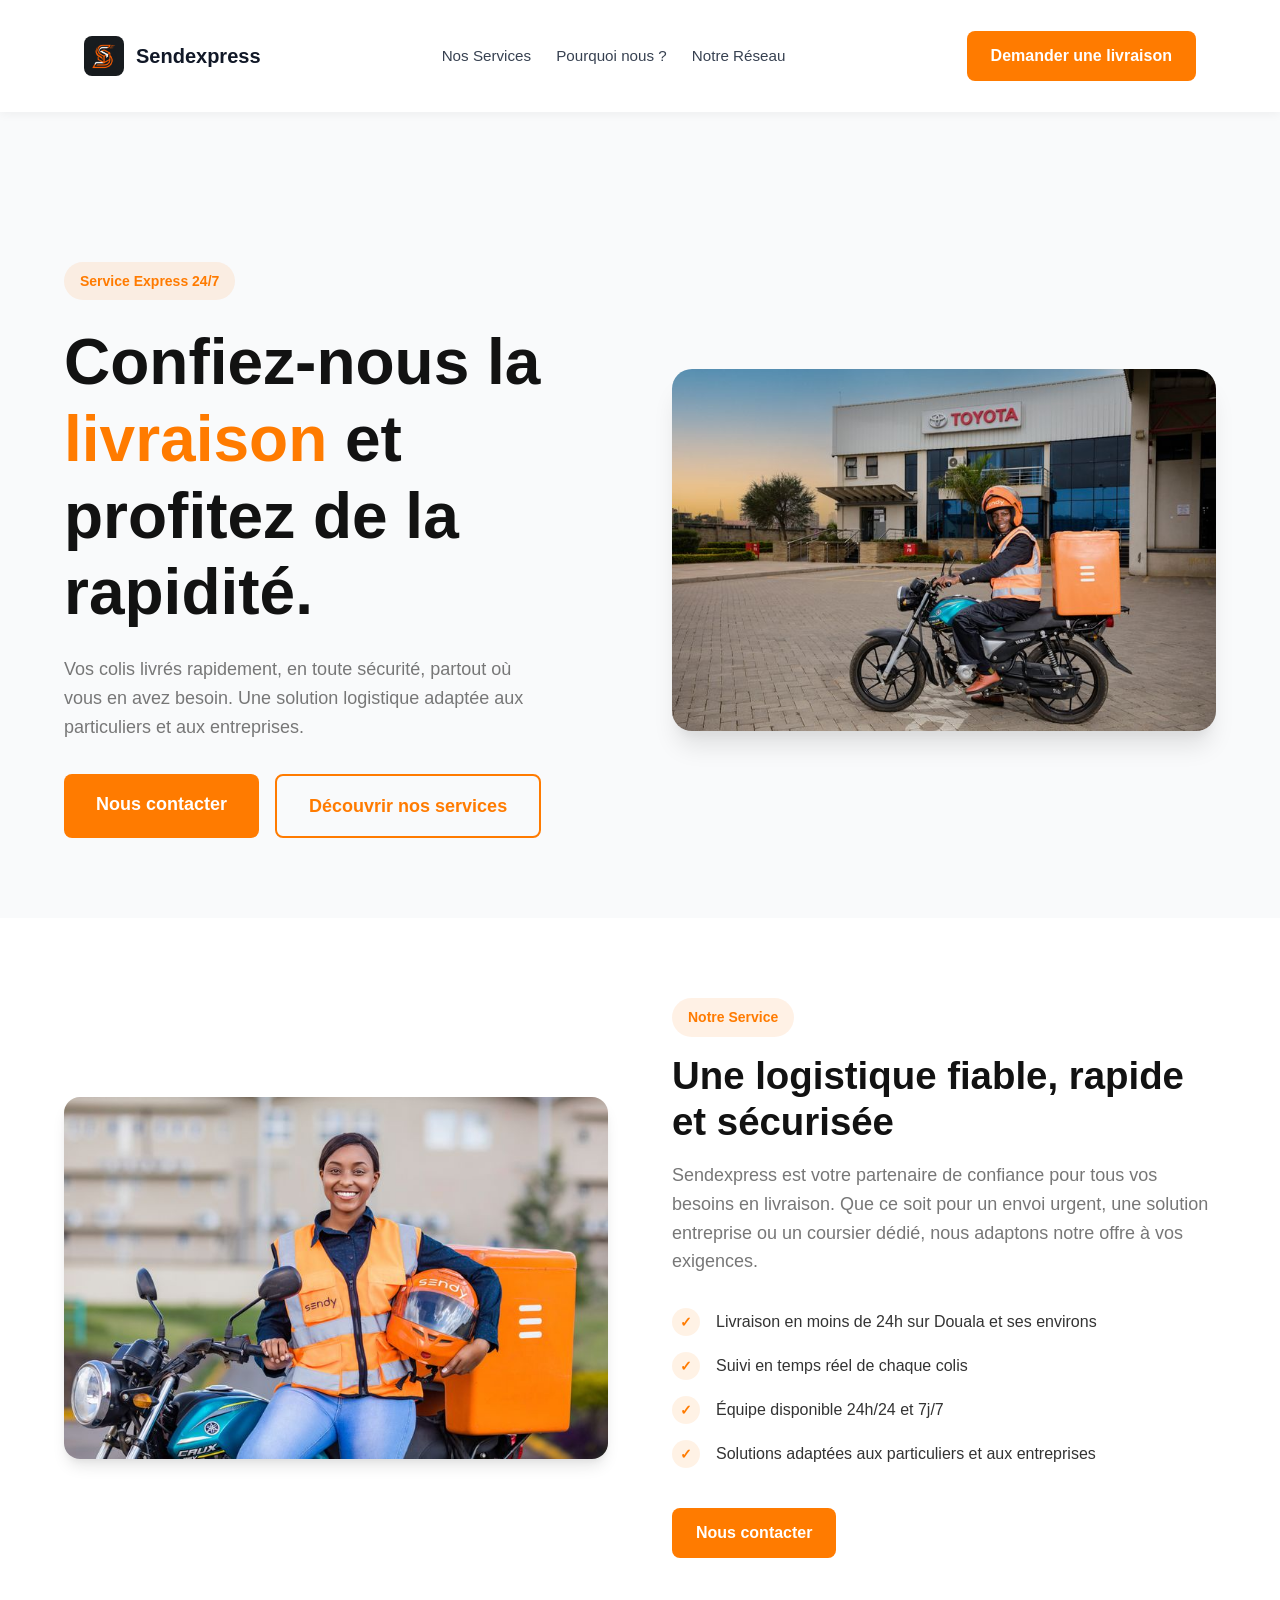
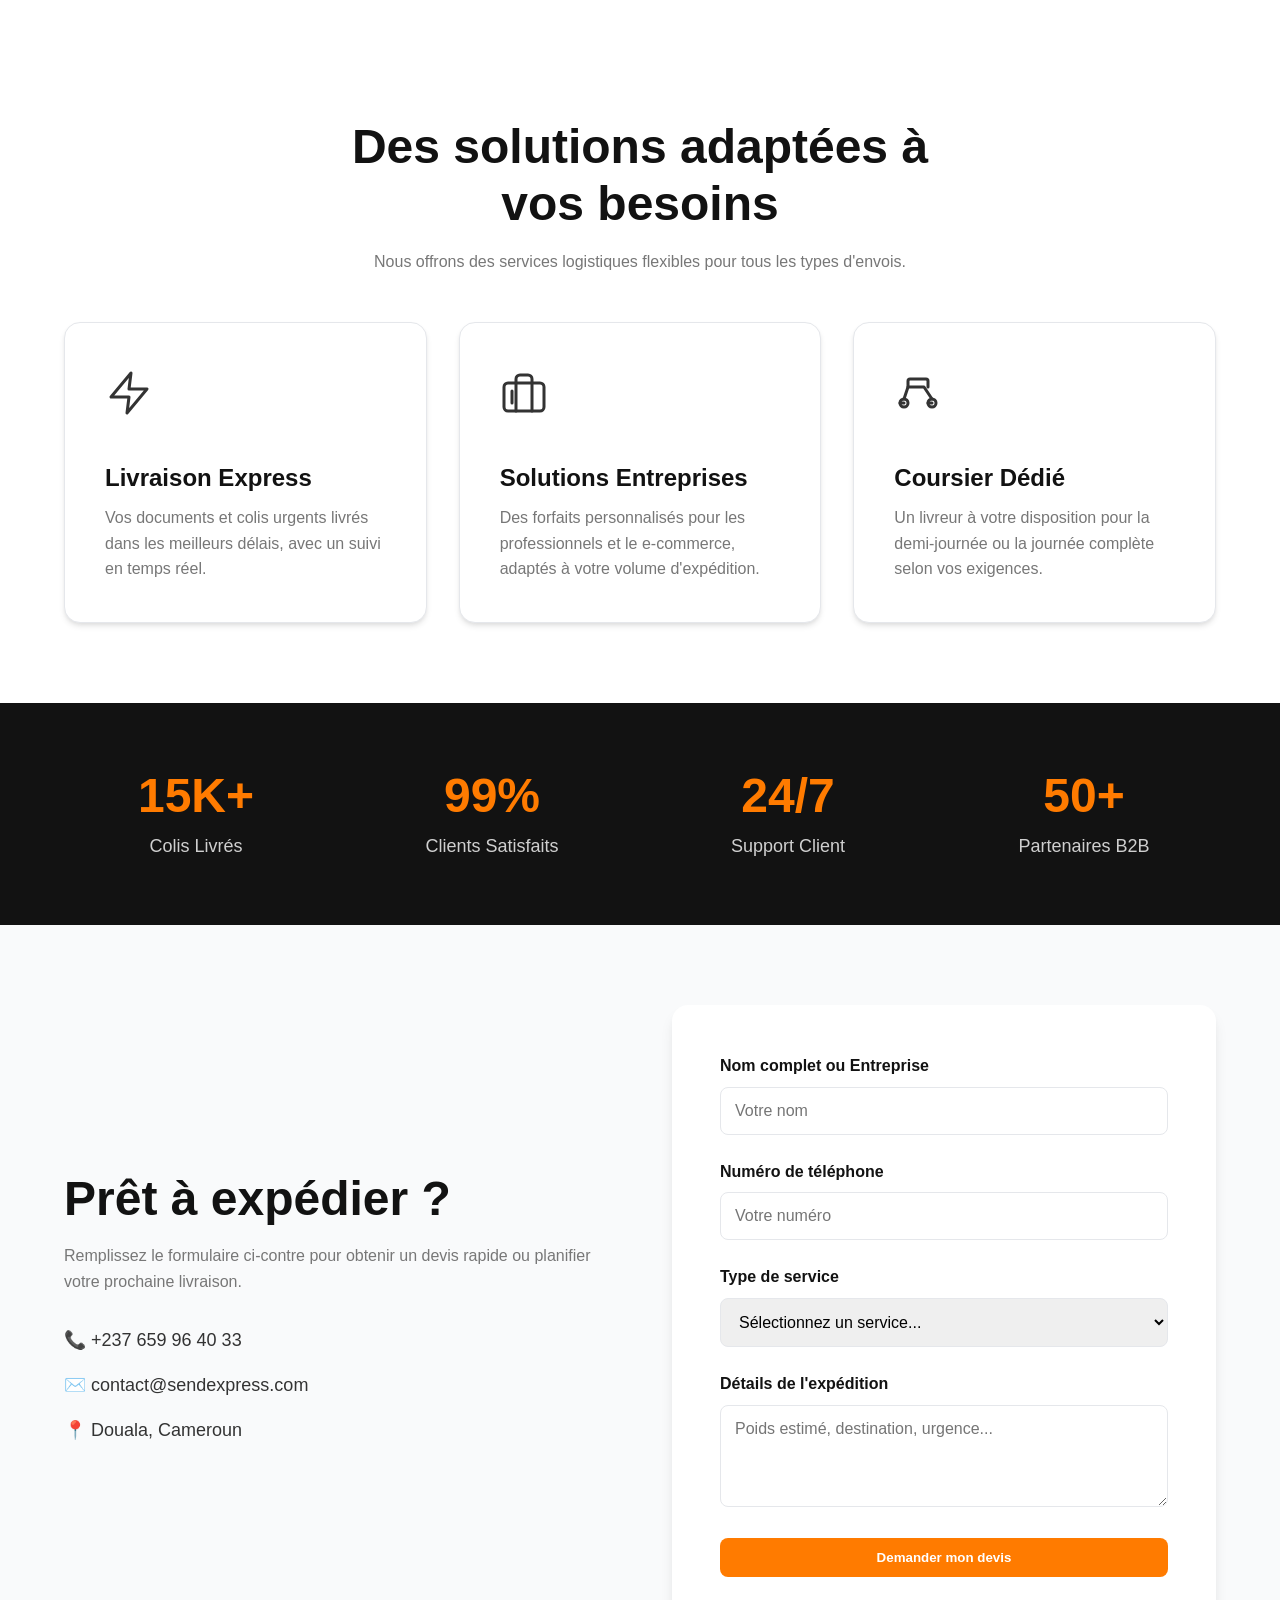
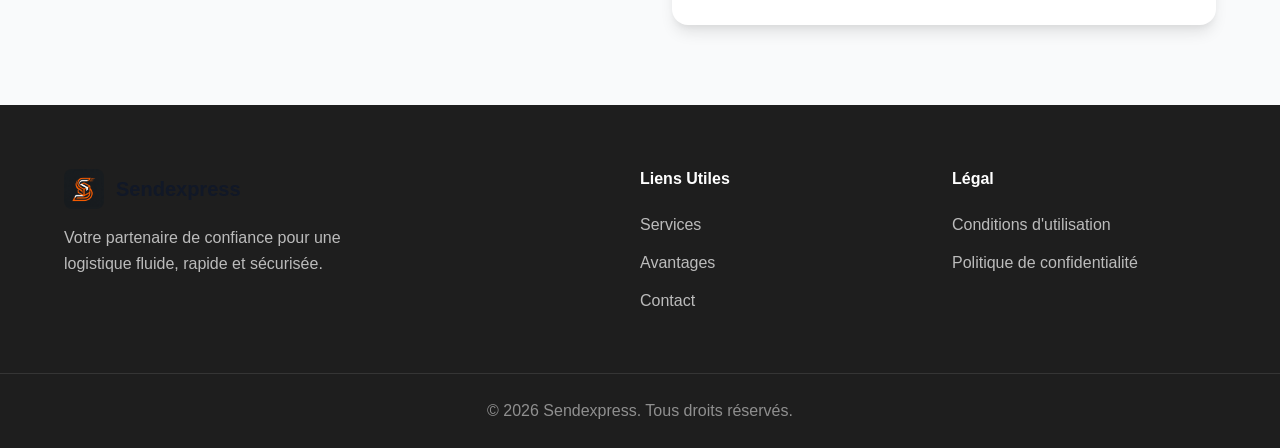
<file: index.html>
﻿<!DOCTYPE html>
<html lang="fr">
<!-- Navbar -->
<header class="navbar" id="navbar">
    <div class="container nav-container">
        <a href="#" class="logo">
            <img src="assets/images/logo.jpg" alt="Sendexpress Logo" class="logo-img">
            <span>Sendexpress</span>
        </a>
        <nav class="nav-links">
            <a href="#services">Nos Services</a>
            <a href="#presentation">Pourquoi nous ?</a>
            <a href="#contact">Notre Réseau</a>
        </nav>
        <a href="#contact" class="btn btn-primary nav-cta">Demander une livraison</a>
        <button class="mobile-menu-btn" aria-label="Ouvrir le menu">
            <span></span>
            <span></span>
            <span></span>
        </button>
    </div>
</header>

<!-- Hero Section -->
<section class="hero" id="accueil">
    <div class="container hero-container">
        <div class="hero-content">
            <span class="badge">Service Express 24/7</span>
            <h1>Confiez-nous la <span>livraison</span> et profitez de la rapidité.</h1>
            <p>Vos colis livrés rapidement, en toute sécurité, partout où vous en avez besoin. Une solution
                logistique adaptée aux particuliers et aux entreprises.</p>
            <div class="hero-actions">
                <a href="#contact" class="btn btn-primary btn-large">Nous contacter</a>
                <a href="#services" class="btn btn-secondary btn-large">Découvrir nos services</a>
            </div>
        </div>
        <div class="hero-image-wrapper">
            <div class="hero-image-bg"></div>
            <img src="assets/images/image hero.jpg" alt="Livreur rapide" class="hero-img">
        </div>
    </div>
</section>

<!-- Service Presentation Section -->
<section class="service-presentation section-padding" id="presentation">
    <div class="container">
        <div class="service-presentation-grid">
            <div class="service-presentation-image">
                <img src="assets/images/image-landing-page.jpg" alt="Présentation du service">
            </div>
            <div class="service-presentation-content">
                <span class="badge">Notre Service</span>
                <h2>Une logistique fiable, rapide et sécurisée</h2>
                <p>Sendexpress est votre partenaire de confiance pour tous vos besoins en livraison. Que ce soit
                    pour un envoi urgent, une solution entreprise ou un coursier dédié, nous adaptons notre offre à
                    vos exigences.</p>
                <ul class="service-presentation-features">
                    <li>
                        <span class="feature-icon">✓</span>
                        <span>Livraison en moins de 24h sur Douala et ses environs</span>
                    </li>
                    <li>
                        <span class="feature-icon">✓</span>
                        <span>Suivi en temps réel de chaque colis</span>
                    </li>
                    <li>
                        <span class="feature-icon">✓</span>
                        <span>Équipe disponible 24h/24 et 7j/7</span>
                    </li>
                    <li>
                        <span class="feature-icon">✓</span>
                        <span>Solutions adaptées aux particuliers et aux entreprises</span>
                    </li>
                </ul>
                <a href="#contact" class="btn btn-primary">Nous contacter</a>
            </div>
        </div>
    </div>
</section>

<!-- Services Section -->
<section class="services section-padding" id="services">
    <div class="container">
        <div class="section-header text-center">
            <h2>Des solutions adaptées à vos besoins</h2>
            <p>Nous offrons des services logistiques flexibles pour tous les types d'envois.</p>
        </div>
        <div class="services-grid">
            <div class="service-card">
                <div class="service-icon">
                    <svg xmlns="http://www.w3.org/2000/svg" width="48" height="48" viewBox="0 0 24 24" fill="none"
                        stroke="currentColor" stroke-width="1.5" stroke-linecap="round" stroke-linejoin="round">
                        <path d="M13 2L3 14h9l-1 8 10-12h-9l1-8z" />
                    </svg>
                </div>
                <h3>Livraison Express</h3>
                <p>Vos documents et colis urgents livrés dans les meilleurs délais, avec un suivi en temps réel.</p>
            </div>
            <div class="service-card">
                <div class="service-icon">
                    <svg xmlns="http://www.w3.org/2000/svg" width="48" height="48" viewBox="0 0 24 24" fill="none"
                        stroke="currentColor" stroke-width="1.5" stroke-linecap="round" stroke-linejoin="round">
                        <rect x="2" y="7" width="20" height="14" rx="2" ry="2" />
                        <path d="M16 21V5a2 2 0 0 0-2-2h-4a2 2 0 0 0-2 2v16" />
                        <line x1="6" y1="11" x2="6" y2="17" />
                    </svg>
                </div>
                <h3>Solutions Entreprises</h3>
                <p>Des forfaits personnalisés pour les professionnels et le e-commerce, adaptés à votre volume
                    d'expédition.</p>
            </div>
            <div class="service-card">
                <div class="service-icon">
                    <svg xmlns="http://www.w3.org/2000/svg" width="48" height="48" viewBox="0 0 24 24" fill="none"
                        stroke="currentColor" stroke-width="1.5" stroke-linecap="round" stroke-linejoin="round">
                        <circle cx="5" cy="17" r="2" />
                        <circle cx="19" cy="17" r="2" />
                        <path d="M3 17h2M17 17h2M5 15l2-6h8l4 6" />
                        <path d="M7 9V6a1 1 0 0 1 1-1h8a1 1 0 0 1 1 1v3" />
                    </svg>
                </div>
                <h3>Coursier Dédié</h3>
                <p>Un livreur à votre disposition pour la demi-journée ou la journée complète selon vos exigences.
                </p>
            </div>
        </div>
    </div>
</section>

<!-- Stats Section -->
<section class="stats" id="stats">
    <div class="container stats-container">
        <div class="stat-item">
            <h3 class="stat-number">15K+</h3>
            <p>Colis Livrés</p>
        </div>
        <div class="stat-item">
            <h3 class="stat-number">99%</h3>
            <p>Clients Satisfaits</p>
        </div>
        <div class="stat-item">
            <h3 class="stat-number">24/7</h3>
            <p>Support Client</p>
        </div>
        <div class="stat-item">
            <h3 class="stat-number">50+</h3>
            <p>Partenaires B2B</p>
        </div>
    </div>
</section>

<!-- Contact Form Section -->
<section class="contact section-padding" id="contact">
    <div class="container contact-container">
        <div class="contact-info">
            <h2>Prêt à expédier ?</h2>
            <p>Remplissez le formulaire ci-contre pour obtenir un devis rapide ou planifier votre prochaine
                livraison.</p>
            <ul class="contact-details">
                <li>📞 +237 659 96 40 33</li>
                <li>✉️ contact@sendexpress.com</li>
                <li>📍 Douala, Cameroun</li>
            </ul>
        </div>
        <div class="contact-form-wrapper">
            <form id="deliveryForm" class="contact-form">
                <div class="form-group">
                    <label for="name">Nom complet ou Entreprise</label>
                    <input type="text" id="name" required placeholder="Votre nom">
                </div>
                <div class="form-group">
                    <label for="phone">Numéro de téléphone</label>
                    <input type="tel" id="phone" required placeholder="Votre numéro">
                </div>
                <div class="form-group">
                    <label for="serviceType">Type de service</label>
                    <select id="serviceType" required>
                        <option value="" disabled selected>Sélectionnez un service...</option>
                        <option value="express">Livraison Express</option>
                        <option value="b2b">Solution B2B / E-commerce</option>
                        <option value="dedicated">Coursier Dédié</option>
                    </select>
                </div>
                <div class="form-group">
                    <label for="message">Détails de l'expédition</label>
                    <textarea id="message" rows="4" placeholder="Poids estimé, destination, urgence..."></textarea>
                </div>
                <button type="submit" class="btn btn-primary btn-block">Demander mon devis</button>
                <p class="form-success-msg" id="successMsg" style="display: none;">Merci ! Nous vous recontacterons
                    très vite.</p>
            </form>
        </div>
    </div>
</section>

<!-- Footer -->
<footer class="footer">
    <div class="container footer-container">
        <div class="footer-brand">
            <a href="#" class="logo footer-logo">
                <img src="assets/images/logo.jpg" alt="Sendexpress Logo">
                <span>Sendexpress</span>
            </a>
            <p>Votre partenaire de confiance pour une logistique fluide, rapide et sécurisée.</p>
        </div>
        <div class="footer-links">
            <h4>Liens Utiles</h4>
            <a href="#services">Services</a>
            <a href="#avantages">Avantages</a>
            <a href="#contact">Contact</a>
        </div>
        <div class="footer-legal">
            <h4>Légal</h4>
            <a href="#">Conditions d'utilisation</a>
            <a href="#">Politique de confidentialité</a>
        </div>
    </div>
    <div class="footer-bottom">
        <div class="container text-center">
            <p>&copy; 2026 Sendexpress. Tous droits réservés.</p>
        </div>
    </div>
</footer>

<script src="script.js"></script>
</body>

</html>
<link rel="stylesheet" href="style.css">
</file>
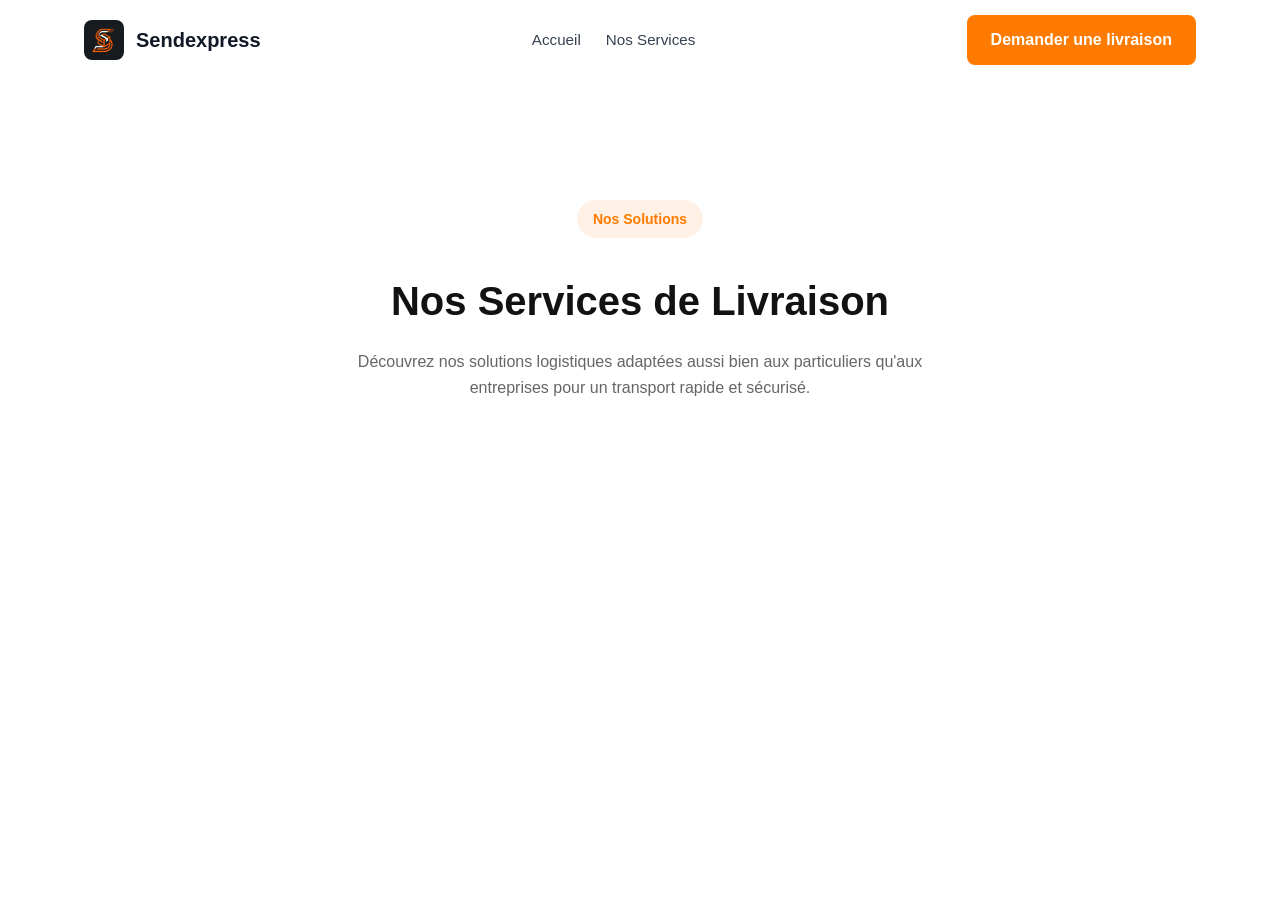
<file: services.html>
﻿<!DOCTYPE html>
<html lang="fr">

<head>
    <meta charset="UTF-8">
    <meta name="viewport" content="width=device-width, initial-scale=1.0">
    <title>Nos Services - Sendexpress</title>
    <link rel="stylesheet" href="style.css">
</head>

<body>
    <header class="header">
        <div class="container nav-container">
            <a href="index.html" class="logo">
                <img src="assets/images/logo.jpg" alt="Sendexpress Logo">
                <span>Sendexpress</span>
            </a>
            <nav class="nav-links">
                <a href="index.html">Accueil</a>
                <a href="services.html" class="active">Nos Services</a>
            </nav>
            <a href="index.html#contact" class="btn btn-primary">Demander une livraison</a>
        </div>
    </header>

    <main class="section-padding container">
        <div style="text-align: center; margin-top: 40px;">
            <span class="badge">Nos Solutions</span>
            <h1 style="font-size: 2.5rem; margin-top: 15px;">Nos Services de Livraison</h1>
            <p style="color: #666; max-width: 600px; margin: 15px auto 0;">
                Découvrez nos solutions logistiques adaptées aussi bien aux particuliers qu'aux entreprises pour un
                transport rapide et sécurisé.
            </p>
        </div>
    </main>
</body>

</html>
</file>
<file: style.css>
﻿html { scroll-behavior: smooth; scroll-padding-top: 90px; }
/* Empêche les images de déborder */
img {
    max-width: 100%;
    height: auto;
}

/* Redimensionne spécifiquement le logo */
.logo img {
    max-height: 40px;
    width: auto;
}

/* =========================================
   Design System & Variables
========================================= */
:root {
    /* Colors */
    --clr-primary: #FF7B00;
    /* Orange */
    --clr-primary-hover: #E66F00;
    --clr-white: #FFFFFF;
    --clr-dark: #121212;
    --clr-dark-light: #1E1E1E;
    --clr-text: #333333;
    --clr-text-light: #777777;
    --clr-bg-light: #F9FAFB;
    --clr-border: #E5E7EB;

    /* Typography */
    --font-main: 'Outfit', sans-serif;

    /* Spacing & Layout */
    --max-width: 1200px;
    --section-padding: 5rem 0;

    /* Transitions */
    --transition-fast: 0.2s ease-in-out;
    --transition-normal: 0.3s ease-in-out;

    /* Shadows */
    --shadow-sm: 0 4px 6px -1px rgba(0, 0, 0, 0.1), 0 2px 4px -1px rgba(0, 0, 0, 0.06);
    --shadow-md: 0 10px 15px -3px rgba(0, 0, 0, 0.1), 0 4px 6px -2px rgba(0, 0, 0, 0.05);
    --shadow-lg: 0 20px 25px -5px rgba(0, 0, 0, 0.1), 0 10px 10px -5px rgba(0, 0, 0, 0.04);
}

/* =========================================
   Reset & Base Styles
========================================= */
* {
    margin: 0;
    padding: 0;
    box-sizing: border-box;
}

html {
    scroll-behavior: smooth;
}

body {
    font-family: var(--font-main);
    color: var(--clr-text);
    background-color: var(--clr-white);
    line-height: 1.6;
    overflow-x: hidden;
}

a {
    text-decoration: none;
    color: inherit;
    transition: color var(--transition-fast);
}

ul {
    list-style: none;
}

img {
    max-width: 100%;
    height: auto;
    display: block;
}

.container {
    width: 90%;
    max-width: var(--max-width);
    margin: 0 auto;
}

.text-center {
    text-align: center;
}

.section-padding {
    padding: var(--section-padding);
}

/* =========================================
   Typography
========================================= */
h1,
h2,
h3,
h4 {
    color: var(--clr-dark);
    line-height: 1.2;
    font-weight: 700;
}

h1 {
    font-size: clamp(2.5rem, 5vw, 4rem);
    margin-bottom: 1.5rem;
}

h2 {
    font-size: clamp(2rem, 4vw, 3rem);
    margin-bottom: 1rem;
}

h3 {
    font-size: 1.5rem;
    margin-bottom: 0.75rem;
}

p {
    font-size: 1rem;
    color: var(--clr-text-light);
}

/* =========================================
   Buttons
========================================= */
.btn {
    display: inline-block;
    padding: 0.75rem 1.5rem;
    border-radius: 8px;
    font-weight: 600;
    cursor: pointer;
    text-align: center;
    border: none;
    transition: all var(--transition-normal);
}

.btn-primary {
    background-color: var(--clr-primary);
    color: var(--clr-white);
}

.btn-primary:hover {
    background-color: var(--clr-primary-hover);
    transform: translateY(-2px);
    box-shadow: var(--shadow-md);
    color: var(--clr-white);
}

.btn-secondary {
    background-color: transparent;
    color: var(--clr-primary);
    border: 2px solid var(--clr-primary);
}

.btn-secondary:hover {
    background-color: var(--clr-primary);
    color: var(--clr-white);
    transform: translateY(-2px);
}

.btn-large {
    padding: 1rem 2rem;
    font-size: 1.125rem;
}

.btn-block {
    display: block;
    width: 100%;
}

/* =========================================
   Navbar
========================================= */
.navbar {
    position: fixed;
    top: 0;
    width: 100%;
    background-color: rgba(255, 255, 255, 0.95);
    backdrop-filter: blur(10px);
    z-index: 1000;
    box-shadow: var(--shadow-sm);
    padding: 1rem 0;
    transition: padding var(--transition-normal);
}

.nav-container {
    display: flex;
    justify-content: space-between;
    gap: 20px;
    align-items: center;
}

.logo {
    display: flex;
    align-items: center;
    gap: 0.5rem;
    font-size: 1.5rem;
    font-weight: 800;
    color: var(--clr-dark);
}

.logo img {
    height: 40px;
    border-radius: 8px;
}

.nav-links {
    display: flex;
    gap: 2rem;
}

.nav-links a {
    font-weight: 500;
    color: var(--clr-text);
}

.nav-links a:hover {
    color: var(--clr-primary);
}

.mobile-menu-btn {
    display: none;
    background: none;
    border: none;
    cursor: pointer;
    flex-direction: column;
    gap: 5px;
}

.mobile-menu-btn span {
    display: block;
    width: 25px;
    height: 3px;
    background-color: var(--clr-dark);
    transition: var(--transition-fast);
}

/* =========================================
   Hero Section
========================================= */
.hero {
    padding-top: 150px;
    padding-bottom: 5rem;
    background-color: var(--clr-bg-light);
    overflow: hidden;
}

.hero-container {
    display: grid;
    grid-template-columns: 1fr 1fr;
    gap: 4rem;
    align-items: center;
}

.badge {
    display: inline-block;
    padding: 0.5rem 1rem;
    background-color: rgba(255, 123, 0, 0.1);
    color: var(--clr-primary);
    border-radius: 50px;
    font-weight: 600;
    font-size: 0.875rem;
    margin-bottom: 1.5rem;
}

.hero h1 span {
    color: var(--clr-primary);
}

.hero p {
    font-size: 1.125rem;
    margin-bottom: 2rem;
    max-width: 90%;
}

.hero-actions {
    display: flex;
    gap: 1rem;
}

.hero-image-wrapper {
    position: relative;
    border-radius: 20px;
    overflow: hidden;
    box-shadow: var(--shadow-lg);
}

.hero-img {
    width: 100%;
    height: auto;
    object-fit: cover;
    display: block;
    transform: scale(1);
    transition: transform 0.5s ease;
}

.hero-image-wrapper:hover .hero-img {
    transform: scale(1.05);
}

/* =========================================
    Service Presentation Section
========================================= */
.service-presentation {
    background-color: var(--clr-white);
}

.service-presentation-grid {
    display: grid;
    grid-template-columns: 1fr 1fr;
    gap: 4rem;
    align-items: center;
}

.service-presentation-image img {
    width: 100%;
    height: auto;
    border-radius: 16px;
    box-shadow: var(--shadow-md);
    object-fit: cover;
}

.service-presentation-content h2 {
    font-size: clamp(1.75rem, 3vw, 2.5rem);
    margin-bottom: 1rem;
}

.service-presentation-content .badge {
    display: inline-block;
    margin-bottom: 1rem;
}

.service-presentation-content>p {
    font-size: 1.125rem;
    margin-bottom: 2rem;
}

.service-presentation-features {
    list-style: none;
    margin-bottom: 2.5rem;
}

.service-presentation-features li {
    display: flex;
    align-items: center;
    gap: 1rem;
    margin-bottom: 1rem;
    font-size: 1rem;
    color: var(--clr-text);
}

.feature-icon {
    display: inline-flex;
    align-items: center;
    justify-content: center;
    width: 28px;
    height: 28px;
    background-color: rgba(255, 123, 0, 0.1);
    color: var(--clr-primary);
    border-radius: 50%;
    font-size: 0.875rem;
    font-weight: 700;
    flex-shrink: 0;
}

/* =========================================
    Services Section
========================================= */
.section-header {
    max-width: 600px;
    margin: 0 auto 3rem auto;
}

.services-grid {
    display: grid;
    grid-template-columns: repeat(auto-fit, minmax(300px, 1fr));
    gap: 2rem;
}

.service-card {
    background-color: var(--clr-white);
    padding: 2.5rem;
    border-radius: 16px;
    box-shadow: var(--shadow-sm);
    border: 1px solid var(--clr-border);
    transition: all var(--transition-normal);
}

.service-card:hover {
    transform: translateY(-10px);
    box-shadow: var(--shadow-lg);
    border-color: var(--clr-primary);
}

.service-icon {
    font-size: 3rem;
    margin-bottom: 1.5rem;
}

/* =========================================
   Stats Section
========================================= */
.stats {
    background-color: var(--clr-dark);
    color: var(--clr-white);
    padding: 4rem 0;
}

.stats-container {
    display: grid;
    grid-template-columns: repeat(auto-fit, minmax(200px, 1fr));
    gap: 2rem;
    text-align: center;
}

.stat-number {
    color: var(--clr-primary);
    font-size: 3rem;
    margin-bottom: 0.5rem;
}

.stats p {
    color: rgba(255, 255, 255, 0.8);
    font-size: 1.125rem;
    font-weight: 500;
}

/* =========================================
   Contact Form Section
========================================= */
.contact {
    background-color: var(--clr-bg-light);
}

.contact-container {
    display: grid;
    grid-template-columns: 1fr 1fr;
    gap: 4rem;
    align-items: center;
}

.contact-details {
    margin-top: 2rem;
}

.contact-details li {
    font-size: 1.125rem;
    margin-bottom: 1rem;
    display: flex;
    align-items: center;
    gap: 1rem;
    color: var(--clr-text);
}

.contact-form-wrapper {
    background: var(--clr-white);
    padding: 3rem;
    border-radius: 16px;
    box-shadow: var(--shadow-md);
}

.form-group {
    margin-bottom: 1.5rem;
}

.form-group label {
    display: block;
    margin-bottom: 0.5rem;
    font-weight: 600;
    color: var(--clr-dark);
}

.form-group input,
.form-group select,
.form-group textarea {
    width: 100%;
    padding: 0.875rem;
    border: 1px solid var(--clr-border);
    border-radius: 8px;
    font-family: inherit;
    font-size: 1rem;
    transition: border-color var(--transition-fast);
}

.form-group input:focus,
.form-group select:focus,
.form-group textarea:focus {
    outline: none;
    border-color: var(--clr-primary);
}

.form-success-msg {
    margin-top: 1rem;
    color: #10B981;
    font-weight: 600;
    text-align: center;
}

/* =========================================
   Footer
========================================= */
.footer {
    background-color: var(--clr-dark-light);
    color: var(--clr-white);
    padding-top: 4rem;
}

.footer-container {
    display: grid;
    grid-template-columns: 2fr 1fr 1fr;
    gap: 3rem;
    margin-bottom: 3rem;
}

.footer-logo {
    color: var(--clr-white);
    margin-bottom: 1rem;
}

.footer-brand p {
    color: rgba(255, 255, 255, 0.7);
    max-width: 300px;
}

.footer h4 {
    color: var(--clr-white);
    margin-bottom: 1.5rem;
}

.footer-links a,
.footer-legal a {
    display: block;
    color: rgba(255, 255, 255, 0.7);
    margin-bottom: 0.75rem;
}

.footer-links a:hover,
.footer-legal a:hover {
    color: var(--clr-primary);
}

.footer-bottom {
    border-top: 1px solid rgba(255, 255, 255, 0.1);
    padding: 1.5rem 0;
}

.footer-bottom p {
    color: rgba(255, 255, 255, 0.5);
    margin: 0;
}

/* =========================================
   Responsive Design
========================================= */
@media (max-width: 992px) {

    .hero-container,
    .contact-container {
        grid-template-columns: 1fr;
        gap: 3rem;
    }

    .hero-content {
        text-align: center;
    }

    .hero p {
        margin: 0 auto 2rem auto;
    }

    .hero-actions {
        justify-content: center;
    }

    .service-presentation-grid {
        grid-template-columns: 1fr;
        gap: 2.5rem;
    }

    .footer-container {
        grid-template-columns: 1fr;
    }
}

@media (max-width: 768px) {

    .nav-links,
    .nav-cta {
        display: none;
    }

    .mobile-menu-btn {
        display: flex;
    }

    /* Mobile Menu Active State */
    .nav-links.active {
        display: flex;
        flex-direction: column;
        position: absolute;
        top: 100%;
        left: 0;
        width: 100%;
        background-color: var(--clr-white);
        padding: 2rem;
        box-shadow: var(--shadow-md);
        text-align: center;
    }

    .hero-actions {
        flex-direction: column;
    }

    .contact-form-wrapper {
        padding: 2rem;
    }
}

/* Alignement général de la barre de navigation */
.navbar {
    width: 100%;
    background-color: #ffffff;
    box-shadow: 0 2px 10px rgba(0, 0, 0, 0.05);
    position: sticky;
    top: 0;
    z-index: 1000;
}

.nav-container {
    display: flex;
    align-items: center;
    justify-content: space-between;
    gap: 20px;
    padding: 15px 20px;
}

/* Style du Logo */
.logo {
    display: flex;
    align-items: center;
    gap: 12px;
    /* Espace entre l'image et le texte Sendexpress */
    text-decoration: none;
    font-weight: 700;
    font-size: 1.25rem;
    color: #111827;
}

.logo img {
    height: 40px;
    width: auto;
    object-fit: contain;
}

/* Style du Menu */
.nav-links {
    display: flex;
    align-items: center;
    gap: 25px;
    /* Espace régulier entre chaque lien */
}

.nav-links a {
    text-decoration: none;
    color: #374151;
    font-weight: 500;
    font-size: 0.95rem;
    border: none;
    /* Supprime le rectangle noir autour de "Pourquoi nous ?" */
    outline: none;
    transition: color 0.2s ease;
}

.nav-links a:hover {
    color: #f97316;
}

/* Couleur orange au survol */
    /* Adaptation Mobile (Écrans de moins de 768px) */
    @media (max-width: 768px) {
        .hero-container {
            display: flex !important;
            flex-direction: column-reverse !important;
        }

        .hero-image-wrapper {
            width: 100%;
            margin-bottom: 25px;
        }

        .hero-content {
            width: 100%;
        }
    }
</file>
